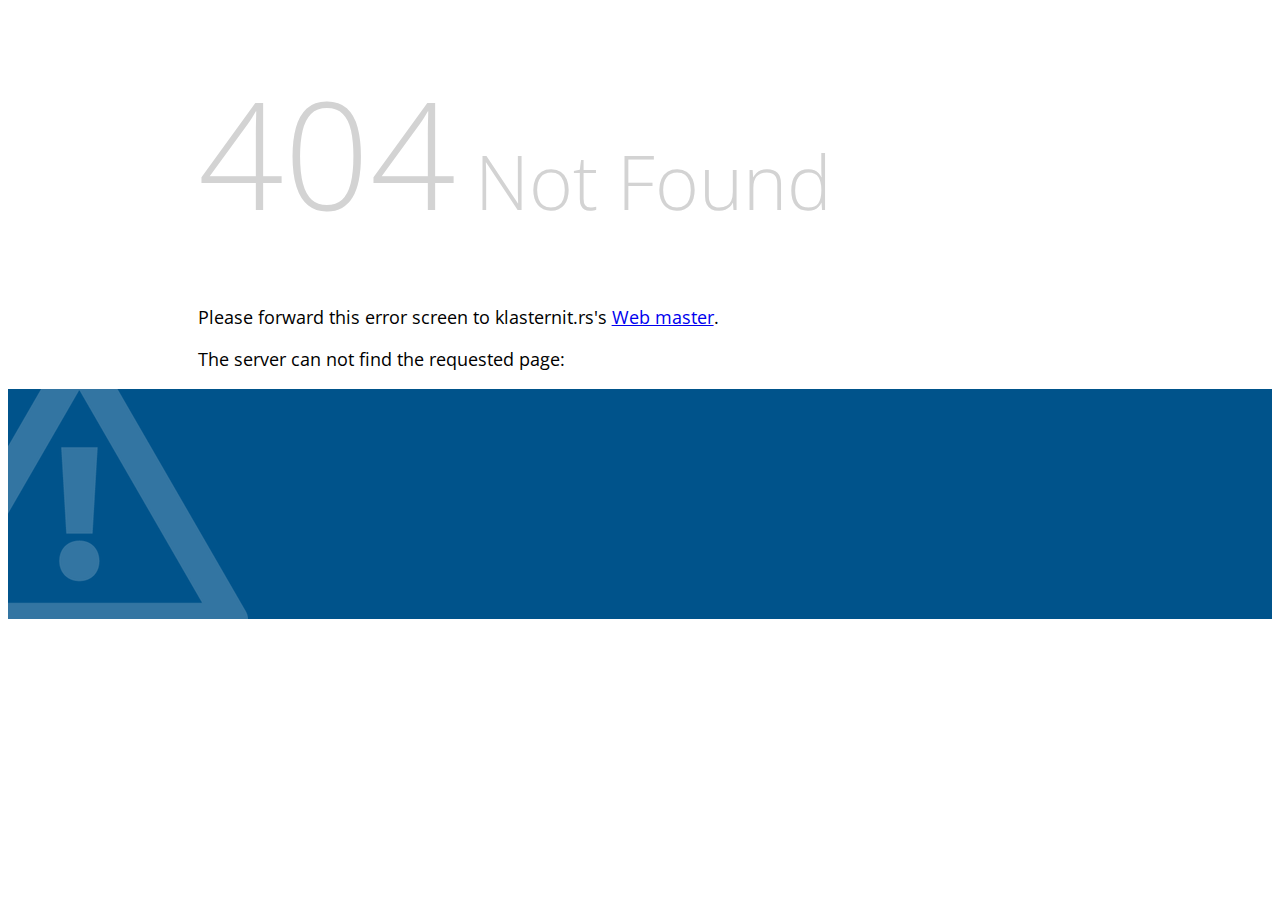
<file: Class 2/index.html>
<!DOCTYPE html>
<html lang="en">
<head>
    <meta charset="UTF-8">
    <meta http-equiv="X-UA-Compatible" content="IE=edge">
    <meta name="viewport" content="width=device-width, initial-scale=1.0">
    <title>Kurs</title>
    <link rel="stylesheet" href="https://use.fontawesome.com/releases/v5.15.3/css/all.css" integrity="sha384-SZXxX4whJ79/gErwcOYf+zWLeJdY/qpuqC4cAa9rOGUstPomtqpuNWT9wdPEn2fk" crossorigin="anonymous">
    <link rel="preconnect" href="https://fonts.gstatic.com">
    <link href="https://fonts.googleapis.com/css2?family=Open+Sans&display=swap" rel="stylesheet">  

    <style>
        body {
            background-color: #ffffff;
            display: block;
            font-family: 'Open Sans', sans-serif;
        }

        div {
            display: block;
        }

        .container {
            display: block;
            margin-left: auto;
            margin-right: auto;
            width: 70%;
        }

        .not-found h1 {
            font-size: 75px;
            color: lightgray;
            font-weight: lighter;
        }

        .not-found h1 span {
            font-size: 150px;
        }

        .not-found p {
            font-size: 18px;
        }

        .plavi-deo {
            background: url("sasajta.png") no-repeat;
            height: 230px;
            background-color: #00538B;
        }

    </style>
</head>
<body>
    <div class="container">
        <div class="not-found">
            <h1><span>404</span> Not Found</h1>
            <p>Please forward this error screen to klasternit.rs's <a href="#">Web master</a>.</p>
            <p>The server can not find the requested page:</p>
        </div>
    </div>
    <div class="plavi-deo">
        <div class="centar">

        </div>
    </div>
</body>
</html>
</file>
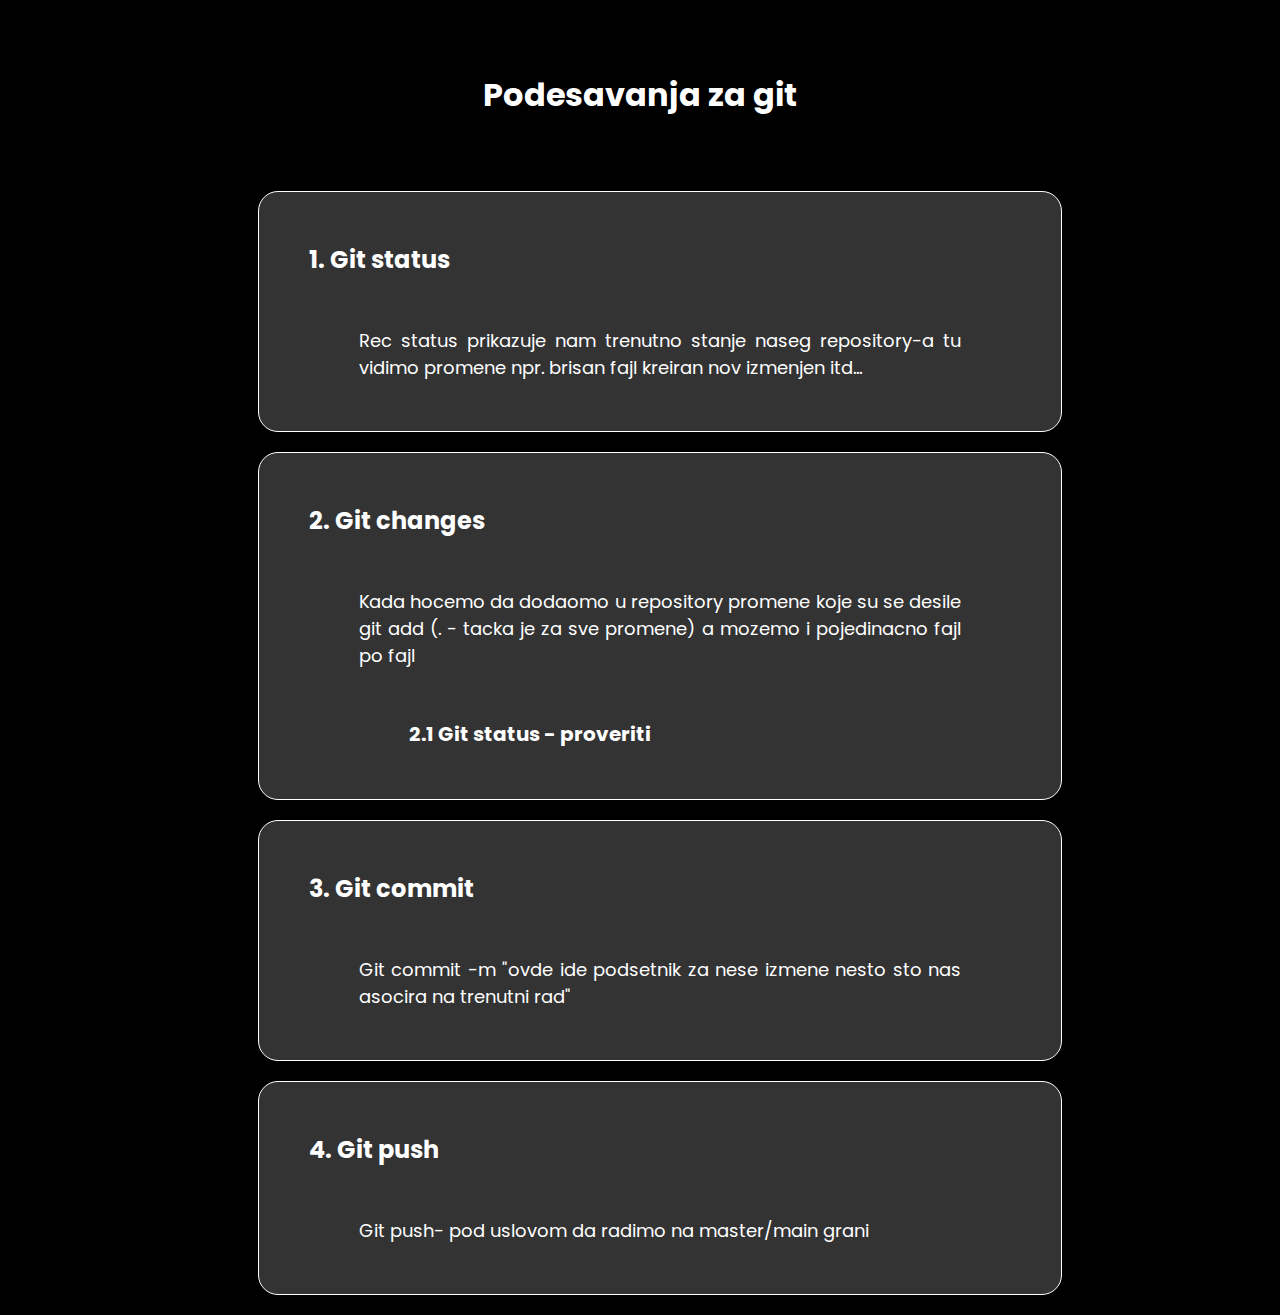
<file: Class 5/index.html>
<!DOCTYPE html>
<html lang="en">
<head>
    <meta charset="UTF-8">
    <meta http-equiv="X-UA-Compatible" content="IE=edge">
    <meta name="viewport" content="width=device-width, initial-scale=1.0">
    <link rel="stylesheet" href="style.css">
    <link rel="preconnect" href="https://fonts.gstatic.com">
    <link href="https://fonts.googleapis.com/css2?family=Poppins&display=swap" rel="stylesheet">
    <title>Podesavanja za git</title>
</head>
<body>
    <div class="container">
        <h1>Podesavanja za git</h1>
            <div class="">
                <ul>
                    <li>
                        <h2>1. Git status</h2>
                        <p>Rec status prikazuje nam trenutno stanje naseg repository-a tu vidimo promene npr. brisan fajl kreiran nov izmenjen itd...</p>
                    </li>
                    <li>
                        <h2>2. Git changes</h2>
                        <p>Kada hocemo da dodaomo u repository promene koje su se desile git add (. - tacka je za sve promene) a mozemo i pojedinacno fajl po fajl</p>
                        <p>
                            <h4>2.1 Git status - proveriti</h4>
                        </p>
                    </li>
                    <li>
                        <h2>3. Git commit</h2>
                        <p>Git commit -m "ovde ide podsetnik za nese izmene nesto sto nas asocira na trenutni rad"</p>
                    </li>
                    <li>
                        <h2>4. Git push</h2>
                        <p>Git push- pod uslovom da radimo na master/main grani</p>
                    </li>
                </ul>
            </div>
    </div>
</body>
</html>
</file>
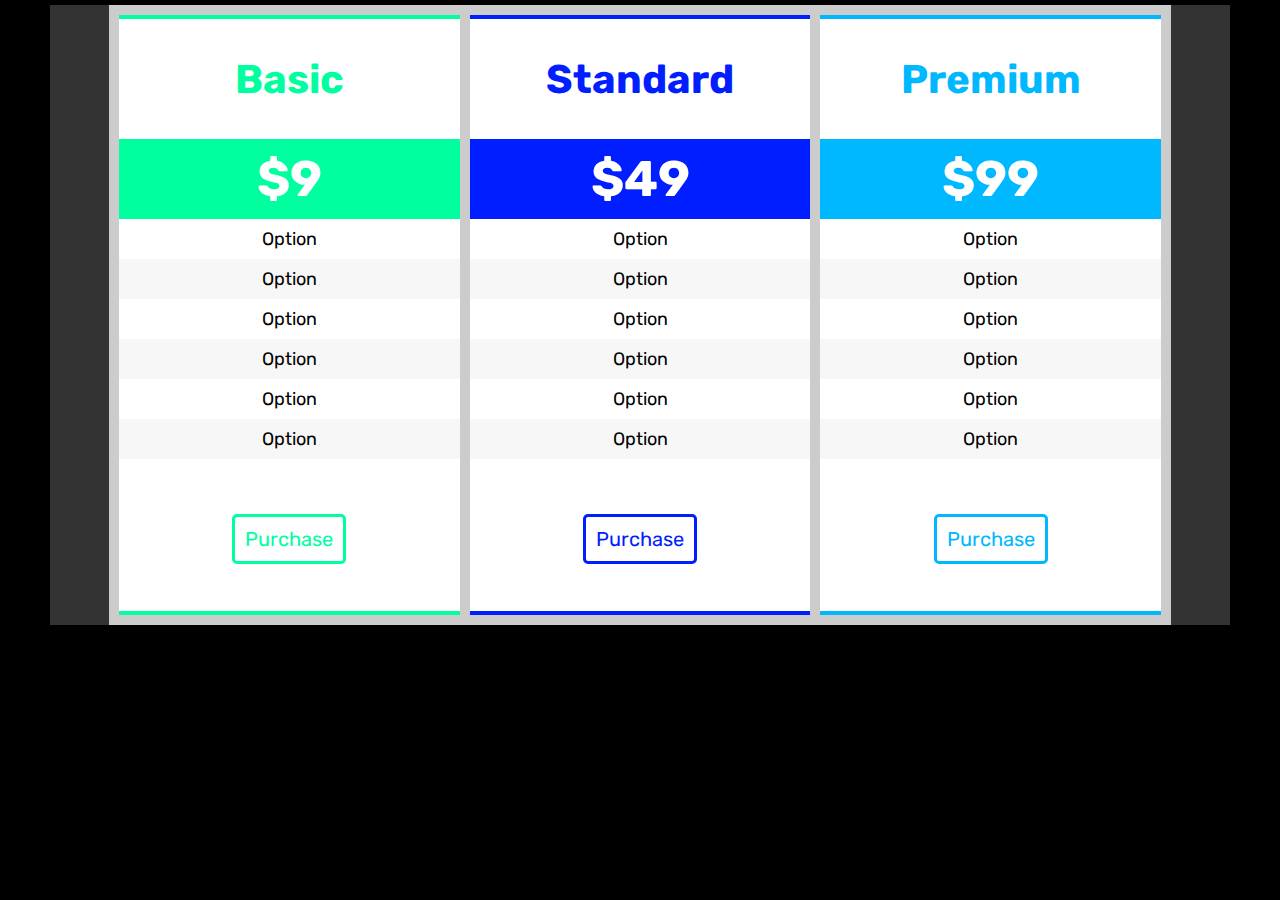
<file: Class 6/index.html>
<!DOCTYPE html>
<html lang="en">
<head>
    <meta charset="UTF-8">
    <meta http-equiv="X-UA-Compatible" content="IE=edge">
    <meta name="viewport" content="width=device-width, initial-scale=1.0">
    <link rel="stylesheet" href="style.css">
    <link rel="preconnect" href="https://fonts.googleapis.com">
    <link rel="preconnect" href="https://fonts.gstatic.com" crossorigin>
    <link href="https://fonts.googleapis.com/css2?family=Rubik&display=swap" rel="stylesheet">
    <title>Tabele</title>
</head>
<body>
    <div class="container-1">
        <div class="container-2">
            <div class="container-3">
                <div class="tabela-1">
                    <table>
                        <thead>
                            <tr class="basic-1"><td>Basic</td></tr>
                            <tr class="number-1"><td>$9</td></tr>
                        </thead>
                        <tbody>
                            <tr><td>Option</td></tr>
                            <tr><td>Option</td></tr>
                            <tr><td>Option</td></tr>
                            <tr><td>Option</td></tr>
                            <tr><td>Option</td></tr>
                            <tr><td>Option</td></tr>
                        </tbody>
                        <tfoot>
                            <tr class="purchase"><td><span class="purchase-data-1">Purchase</span></td></tr>
                        </tfoot>    
                    </table>
                </div>
                <div class="tabela-2">
                    <table>
                        <thead>
                            <tr class="basic-2"><td>Standard</td></tr>
                            <tr class="number-2"><td>$49</td></tr>
                        </thead>
                        <tbody>
                            <tr><td>Option</td></tr>
                            <tr><td>Option</td></tr>
                            <tr><td>Option</td></tr>
                            <tr><td>Option</td></tr>
                            <tr><td>Option</td></tr>
                            <tr><td>Option</td></tr>
                        </tbody>
                        <tfoot>
                            <tr class="purchase"><td><span class="purchase-data-2">Purchase</span></td></tr>
                        </tfoot>    
                    </table>
                </div>
                <div class="tabela-3">
                    <table>
                        <thead>
                            <tr class="basic-3"><td>Premium</td></tr>
                            <tr class="number-3"><td>$99</td></tr>
                        </thead>
                        <tbody>
                            <tr><td>Option</td></tr>
                            <tr><td>Option</td></tr>
                            <tr><td>Option</td></tr>
                            <tr><td>Option</td></tr>
                            <tr><td>Option</td></tr>
                            <tr><td>Option</td></tr>
                        </tbody>
                        <tfoot>
                            <tr class="purchase"><td><span class="purchase-data-3">Purchase</span></td></tr>
                        </tfoot>    
                    </table>
                </div>
            </div>
        </div>
    </div>
</body>
</html>
</file>
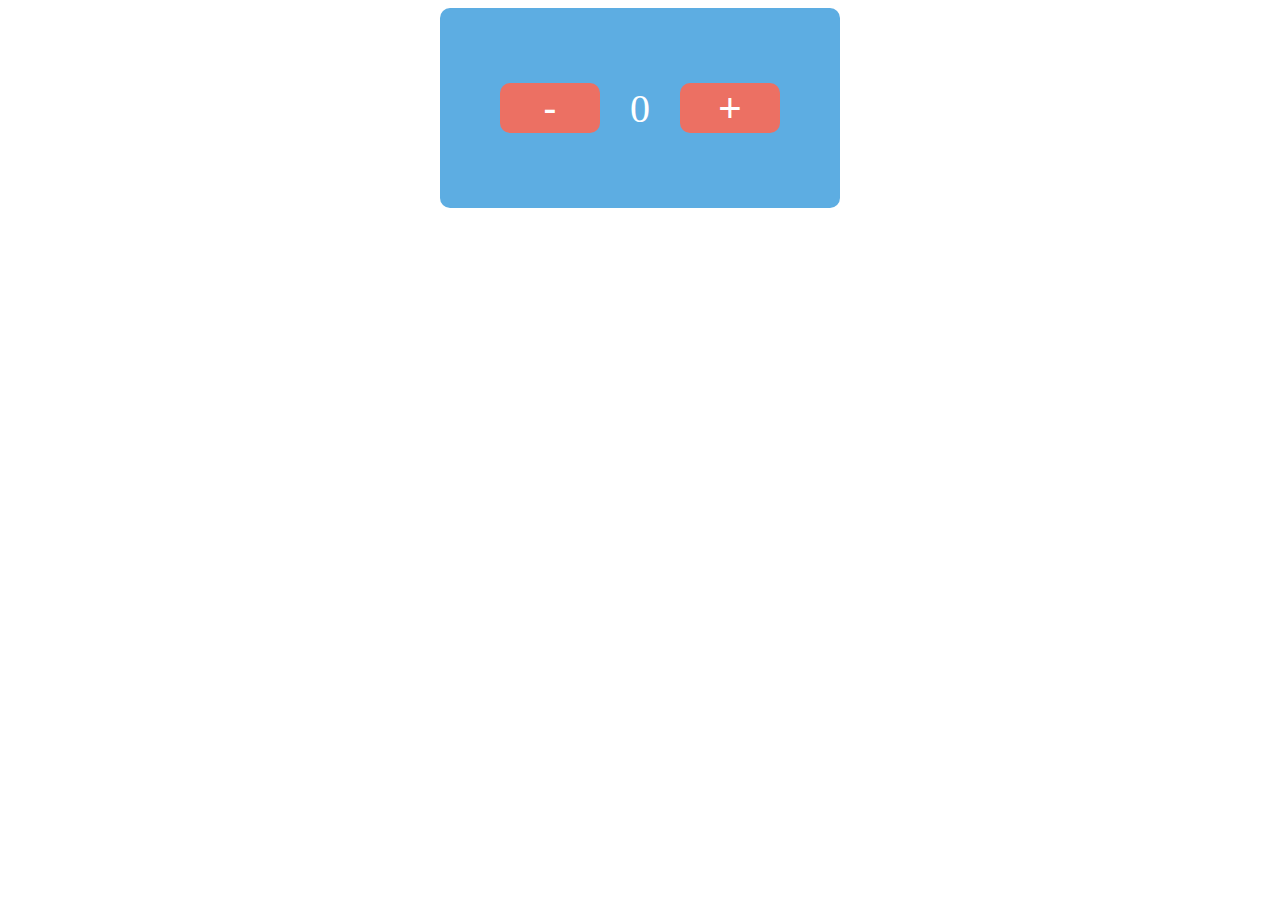
<file: Class 7/Counter.html>
<!DOCTYPE html>
<html lang="en">
<head>
    <meta charset="UTF-8">
    <meta http-equiv="X-UA-Compatible" content="IE=edge">
    <meta name="viewport" content="width=device-width, initial-scale=1.0">
    <title>Counter</title>
    <style>
        body {
            display: flex;
            justify-content: center;
            align-content: center;
        }

        .brojac {
            width: 400px;
            height: 200px;
            display: flex;
            flex-direction: row;
            justify-content: center;
            align-items: center;
            background-color: #5DADE2;
            border-radius: 10px;
        }

        #minus,
        #plus {
            width: 100px;
            height: 50px;
            margin: 10px;
            font-size: 40px;
            background-color: #EC7063;
            color: #fff;
            border: none;
            border-radius: 10px;
        }

        #rez {
            font-size: 40px;
            color: #fff;
            margin: 20px;
        }
    </style>
</head>
<body>
    <div class="brojac">
        <button id="minus">-</button>
        <p id="rez"></p>
        <button id="plus">+</button>
    </div>
    <script>
        a=0;
        document.getElementById("rez").innerHTML = a;
        document.getElementById("minus").onclick = () => {
            a--;
            document.getElementById("rez").innerHTML = a;
        };

        document.getElementById("plus").onclick = () =>
        {
            a++;
            document.getElementById("rez").innerHTML = a;
        }
    </script>
</body>
</html>
</file>
<file: Class 5/style.css>
* {
    box-sizing: border-box;
}

body{
    background-color: #000;
    color: #fff;
    font-family: 'Poppins', sans-serif;
}

.container {
    width: 70%;
    margin: auto;
}

h1 {
    display: flex;
    justify-content: center;
    padding: 50px 50px;
}

li {
    background-color: #333;
    border: 1px solid #fff;
    border-radius: 20px;
    margin: 20px;
    list-style: none;
    text-align: justify;
}

li:hover {
    
}

h2 {
    margin: 50px;
}

p {
    margin: 50px 100px;
    font-size: 18px;
}

h4 {
    margin-left: 150px;
    font-size: 20px;
}
</file>
<file: Class 6/style.css>
* {
    margin: 0;
    padding: 0;
    box-sizing: border-box;
}

body {
    font-family: 'Rubik', sans-serif;
    background-color: #000;
}

.container-1 {
    margin: 5px 50px;
    background-color: #333;
}

.container-2 {
    width: 90%;
    margin: auto;
    background-color: #333;
}

.container-3 {
    display: flex;
    justify-content: space-evenly;
    align-items: center;
    background-color: #ccc;

}

.tabela-1,
.tabela-2,
.tabela-3 {
    max-width: 400px;
    max-height: 600px;
    width: 100%;
    background-color: #fff;
    border-top: 4px	#00ff9f solid ;
    border-bottom: 4px	#00ff9f solid;
    margin: 10px 10px;
    border-collapse: collapse;
}

.tabela-2 {
    border-top: 4px	#001eff solid ;
    border-bottom: 4px	#001eff solid;
    margin-left: 0px;
}

.tabela-3 {
    border-top: 4px	#00b8ff solid ;
    border-bottom: 4px	#00b8ff solid;
    margin-left: 0px;
}

table {
    width: 100%;
    border-collapse: collapse;
}

.basic-1,
.basic-2,
.basic-3 {
    height: 120px;
    font-size: 40px;
    font-weight: bold;
    text-align: center;
    color: 	#00ff9f;
}

.basic-2 {
    color: 	#001eff;
}

.basic-3 {
    color: 	#00b8ff;
}

.number-1,
.number-2,
.number-3 {
    height: 80px;
    font-size: 50px;
    font-weight: bold;
    text-align: center;
    background-color: #00ff9f;
    color: #fff;
}

.number-2 {
    background-color: #001eff;
}

.number-3 {
    background-color: #00b8ff;
}

tbody tr {
    height: 40px;
    font-size: 18px;
    text-align: center;
    padding: 40px 0;
}

tbody tr:nth-child(even){
    background-color: #f7f7f7;
}

.purchase {
    height: 160px;
    text-align: center;
}

.purchase-data-1,
.purchase-data-2,
.purchase-data-3 {
    font-size: 20px;
    color: #00ff9f;
    border: 3px solid #00ff9f;
    border-radius: 5px;
    padding: 10px;
}

.purchase-data-2 {
    color: #001eff;
    border: 3px solid #001eff;
}

.purchase-data-3 {
    color: #00b8ff;
    border: 3px solid #00b8ff;
}

.purchase-data-1:hover,
.purchase-data-2:hover,
.purchase-data-3:hover {
    color: #fff;
    background-color: #00ff9f;
    cursor: pointer;
    transition: 0.5s;
}

.purchase-data-2:hover {
    color: #fff;
    background-color: #001eff;

}

.purchase-data-3:hover {
    color: #fff;
    background-color: #00b8ff;
}
</file>
